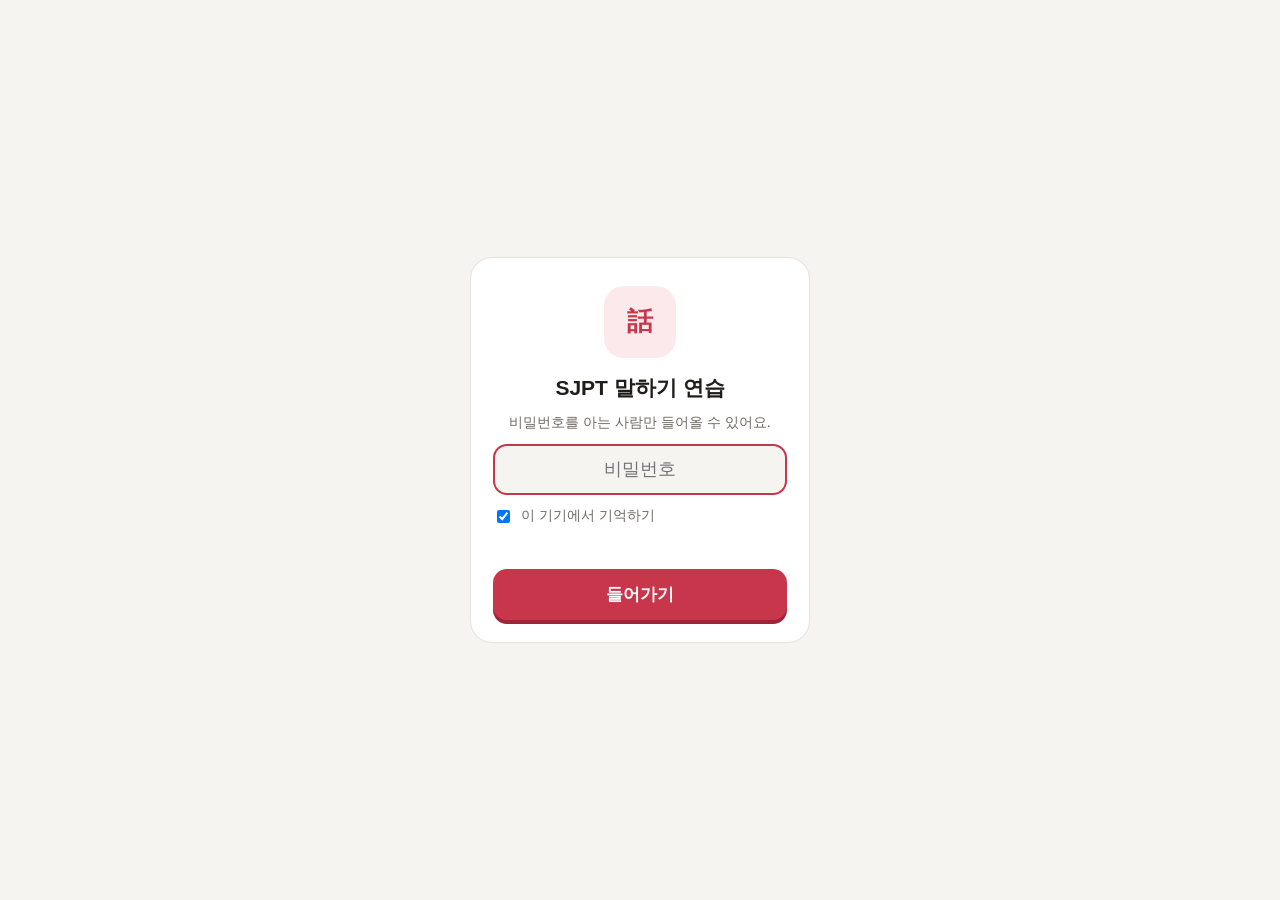
<file: docs/index.html>
<!doctype html>
<html lang="ko">
<head>
<meta name="viewport" content="width=device-width, initial-scale=1, viewport-fit=cover">
<meta name="theme-color" content="#c8364b">
<meta name="apple-mobile-web-app-capable" content="yes">
<meta name="apple-mobile-web-app-title" content="SJPT 연습">
</head>
<body>
<meta charset="utf-8">
<title>SJPT 말하기 연습</title>
<meta name="claude:viewport-fit-sides" content="cover">
<meta name="robots" content="noindex, nofollow">
<style>
  /* 잠금 화면: 가운데 카드 하나. 앱 본편과 같은 색(벽돌빛 빨강 + 따뜻한 회색) */
  :root {
    --bg: #f6f4f1; --card: #ffffff; --ink: #1f1d1b; --muted: #6f6a64;
    --line: #e6e1da; --accent: #c8364b; --accent-deep: #9e2537; --soft: #fbe9ec;
  }
  @media (prefers-color-scheme: dark) {
    :root:not([data-theme="light"]) {
      --bg: #161514; --card: #222120; --ink: #f1eeea; --muted: #a49e96;
      --line: #36332f; --accent: #ef6b7e; --accent-deep: #b84a5a; --soft: #3a2328; color-scheme: dark;
    }
  }
  :root[data-theme="dark"] {
    --bg: #161514; --card: #222120; --ink: #f1eeea; --muted: #a49e96;
    --line: #36332f; --accent: #ef6b7e; --accent-deep: #b84a5a; --soft: #3a2328; color-scheme: dark;
  }
  html, body { height: 100%; }
  body {
    background: var(--bg); color: var(--ink); margin: 0;
    font-family: -apple-system, BlinkMacSystemFont, "Apple SD Gothic Neo", "Noto Sans KR", "Malgun Gothic", sans-serif;
    display: grid; place-items: center; box-sizing: border-box;
    padding-block: 16px;
    padding-left: max(16px, env(safe-area-inset-left, 0px));
    padding-right: max(16px, env(safe-area-inset-right, 0px));
  }
  form {
    box-sizing: border-box; width: 100%; max-width: 340px; background: var(--card);
    border: 1px solid var(--line); border-radius: 22px; padding: 28px 22px 22px;
    display: flex; flex-direction: column; align-items: center; gap: 12px;
  }
  .mark {
    width: 72px; height: 72px; border-radius: 20px; background: var(--soft); color: var(--accent);
    display: grid; place-items: center; font-size: 26px; font-weight: 800; letter-spacing: .5px;
  }
  h1 { font-size: 21px; margin: 4px 0 0; text-wrap: balance; }
  p { margin: 0; color: var(--muted); font-size: 14px; text-align: center; }
  input[type=password] {
    width: 100%; box-sizing: border-box; font-size: 18px; padding: 13px 16px; border-radius: 14px;
    border: 2px solid var(--line); background: var(--bg); color: var(--ink); text-align: center;
  }
  input[type=password]:focus { outline: none; border-color: var(--accent); }
  label { display: flex; align-items: center; gap: 8px; font-size: 14px; color: var(--muted); align-self: flex-start; }
  button {
    width: 100%; border: 0; border-radius: 14px; padding: 14px; font-size: 17px; font-weight: 700;
    color: #fff; background: var(--accent); box-shadow: 0 4px 0 var(--accent-deep); cursor: pointer; font-family: inherit;
  }
  button:focus-visible { outline: 3px solid var(--ink); outline-offset: 2px; }
  button:active { transform: translateY(3px); box-shadow: 0 1px 0 var(--accent-deep); }
  button:disabled { opacity: .6; }
  .err { color: var(--accent); font-weight: 700; min-height: 1.4em; font-size: 14px; text-align: center; }
  .shake { animation: shake .4s; }
  @keyframes shake { 25% { transform: translateX(-6px); } 50% { transform: translateX(6px); } 75% { transform: translateX(-3px); } }
  @media (prefers-reduced-motion: reduce) { .shake { animation: none; } }
</style>
<form id="f" hidden>
  <div class="mark" aria-hidden="true">話</div>
  <h1>SJPT 말하기 연습</h1>
  <p>비밀번호를 아는 사람만 들어올 수 있어요.</p>
  <input type="password" id="pw" autocomplete="current-password" placeholder="비밀번호" required>
  <label><input type="checkbox" id="remember" checked> 이 기기에서 기억하기</label>
  <div class="err" id="err" role="alert"></div>
  <button id="go" type="submit">들어가기</button>
</form>
<script>
(function () {
  var KEY = 'sjpt-unlock-key';
  function $(id) { return document.getElementById(id); }
  function b64(s) { return Uint8Array.from(atob(s), function (c) { return c.charCodeAt(0); }); }
  function toB64(buf) { var s = '', a = new Uint8Array(buf); for (var i = 0; i < a.length; i++) s += String.fromCharCode(a[i]); return btoa(s); }
  function get(k) { try { return localStorage.getItem(k); } catch (e) { return null; } }
  function set(k, v) { try { v === null ? localStorage.removeItem(k) : localStorage.setItem(k, v); } catch (e) {} }
  var dataP = fetch('app.json', { cache: 'no-cache' }).then(function (r) { if (!r.ok) throw new Error('load'); return r.json(); });

  function open(key, data) {
    return crypto.subtle.decrypt({ name: 'AES-GCM', iv: b64(data.iv) }, key, b64(data.ct)).then(function (pt) {
      var html = new TextDecoder().decode(pt);
      document.open(); document.write(html); document.close();
    });
  }
  function showForm(msg) { $('f').hidden = false; $('err').textContent = msg || ''; $('pw').focus(); }

  // 1) 이 기기에 저장된 열쇠가 있으면 바로 열기
  var saved = get(KEY);
  dataP.then(function (data) {
    if (!saved) return showForm();
    return crypto.subtle.importKey('raw', b64(saved), 'AES-GCM', false, ['decrypt'])
      .then(function (key) { return open(key, data); })
      .catch(function () { set(KEY, null); showForm('비밀번호가 바뀌었어요. 새 비밀번호를 넣어 주세요.'); });
  }).catch(function () { showForm('앱을 불러오지 못했어요. 인터넷 연결을 확인하고 다시 열어 주세요.'); });

  // 2) 비밀번호 입력
  $('f').addEventListener('submit', function (e) {
    e.preventDefault();
    var btn = $('go'); btn.disabled = true; btn.textContent = '여는 중…'; $('err').textContent = '';
    dataP.then(function (data) {
      return crypto.subtle.importKey('raw', new TextEncoder().encode($('pw').value.trim()), 'PBKDF2', false, ['deriveKey'])
        .then(function (base) {
          return crypto.subtle.deriveKey({ name: 'PBKDF2', salt: b64(data.salt), iterations: data.iter, hash: 'SHA-256' }, base, { name: 'AES-GCM', length: 256 }, true, ['decrypt']);
        })
        .then(function (key) {
          return crypto.subtle.decrypt({ name: 'AES-GCM', iv: b64(data.iv) }, key, b64(data.ct)).then(function () {
            if ($('remember').checked) return crypto.subtle.exportKey('raw', key).then(function (raw) { set(KEY, toB64(raw)); return key; });
            return key;
          });
        })
        .then(function (key) { return open(key, data); });
    }).catch(function () {
      btn.disabled = false; btn.textContent = '들어가기';
      $('err').textContent = '비밀번호가 틀렸어요. 다시 확인해 주세요.';
      $('f').classList.remove('shake'); void $('f').offsetWidth; $('f').classList.add('shake');
    });
  });
})();
</script>

</body>
</html>
</file>
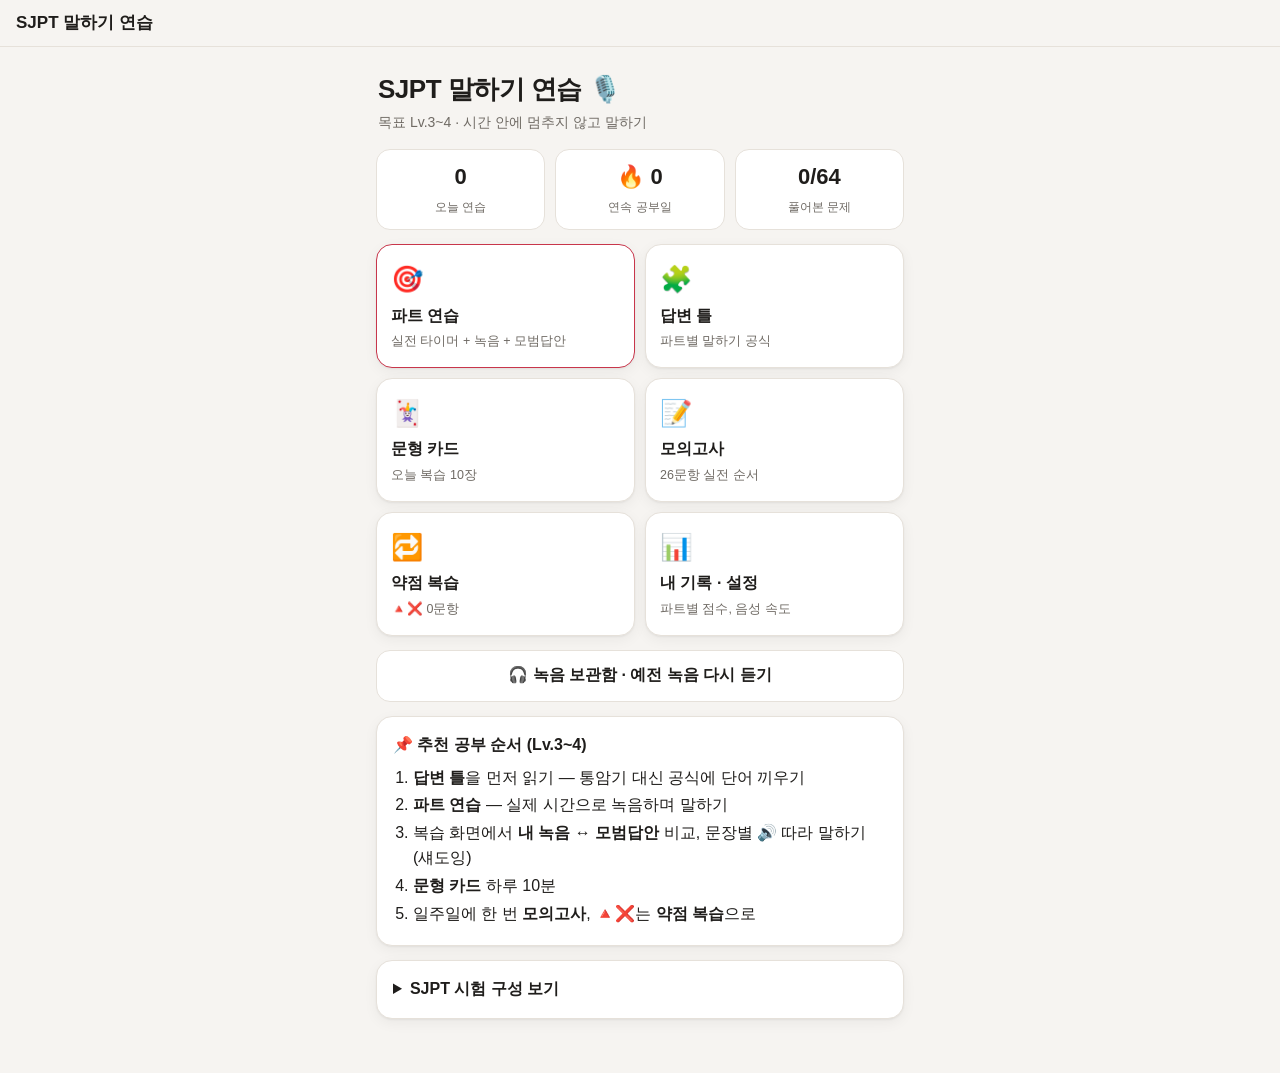
<file: sjpt/index.html>
<!doctype html>
<html lang="ko">
<head>
  <meta charset="utf-8">
  <meta name="viewport" content="width=device-width, initial-scale=1, viewport-fit=cover">
  <meta name="theme-color" content="#c8364b">
  <meta name="apple-mobile-web-app-capable" content="yes">
  <meta name="mobile-web-app-capable" content="yes">
  <meta name="apple-mobile-web-app-title" content="SJPT 연습">
  <title>SJPT 말하기 연습</title>
  <link rel="icon" href="data:image/svg+xml,<svg xmlns='http://www.w3.org/2000/svg' viewBox='0 0 100 100'><text y='.9em' font-size='90'>🎙️</text></svg>">
  <link rel="stylesheet" href="style.css">
</head>
<body>
  <header class="topbar">
    <button class="back" id="backBtn" aria-label="뒤로" hidden>‹</button>
    <h1 id="title">SJPT 말하기 연습</h1>
  </header>
  <main id="app" class="wrap"></main>

  <script src="data/questions.js"></script>
  <script src="data/patterns.js"></script>
  <script src="app.js"></script>
</body>
</html>
</file>
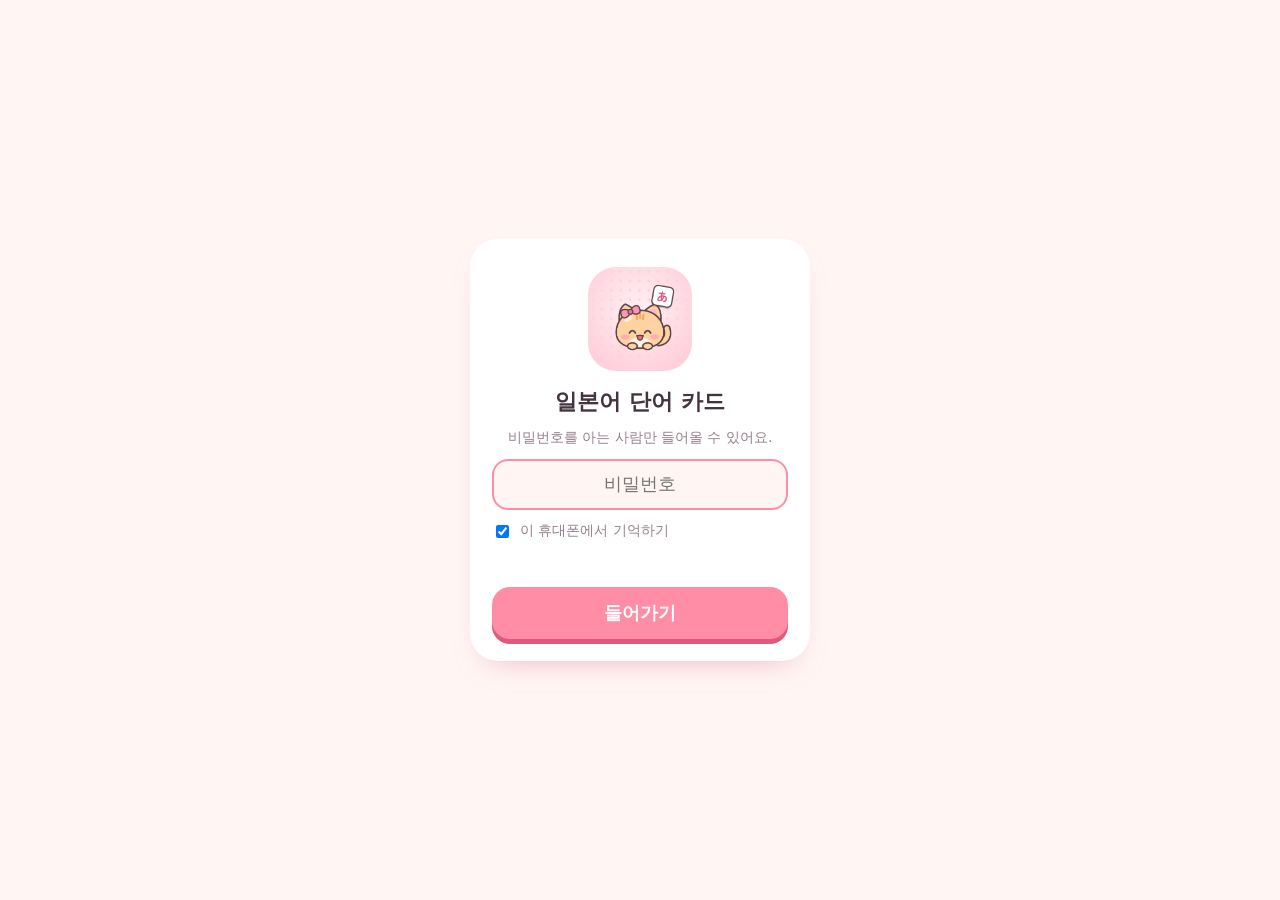
<file: docs/cards/index.html>
<!doctype html>
<html lang="ko">
<head>
<meta charset="utf-8">
<meta name="viewport" content="width=device-width, initial-scale=1, viewport-fit=cover">
<meta name="theme-color" content="#FF8DA6">
<meta name="robots" content="noindex, nofollow">
<title>일본어 단어 카드</title>
<link rel="manifest" href="manifest.webmanifest">
<link rel="icon" href="icons/icon-192.png">
<link rel="apple-touch-icon" href="icons/icon-180.png">
<style>
  :root { --paper: #FFF6F4; --card: #FFFFFF; --ink: #45343F; --muted: #957F8C; --line: #F2DFE3; --momo: #FF8DA6; --momo-deep: #E0587C; --mikan: #F0844F; }
  @media (prefers-color-scheme: dark) { :root { --paper: #241B22; --card: #30252E; --ink: #F8EAF0; --muted: #BBA3B2; --line: #45363F; --momo-deep: #FF8FAB; --mikan: #FFA178; color-scheme: dark; } }
  html, body { height: 100%; margin: 0; }
  body { background: var(--paper); color: var(--ink); font-family: "Apple SD Gothic Neo", "Malgun Gothic", system-ui, sans-serif; display: grid; place-items: center; padding: max(16px, env(safe-area-inset-top)) max(16px, env(safe-area-inset-right)) max(16px, env(safe-area-inset-bottom)) max(16px, env(safe-area-inset-left)); box-sizing: border-box; }
  form { box-sizing: border-box; width: 100%; max-width: 340px; background: var(--card); border-radius: 28px; padding: 28px 22px 22px; display: flex; flex-direction: column; align-items: center; gap: 12px; box-shadow: 0 14px 30px -18px rgba(224, 88, 124, .5); }
  img { width: 104px; height: 104px; border-radius: 28px; }
  h1 { font-size: 22px; margin: 4px 0 0; }
  p { margin: 0; color: var(--muted); font-size: 14px; text-align: center; }
  input[type=password] { width: 100%; box-sizing: border-box; font-size: 18px; padding: 13px 16px; border-radius: 16px; border: 2px solid var(--line); background: var(--paper); color: var(--ink); text-align: center; }
  input[type=password]:focus { outline: none; border-color: var(--momo); }
  label { display: flex; align-items: center; gap: 8px; font-size: 14px; color: var(--muted); align-self: flex-start; }
  button { width: 100%; border: 0; border-radius: 18px; padding: 14px; font-size: 18px; font-weight: 700; color: #FFFFFF; background: var(--momo); box-shadow: 0 5px 0 var(--momo-deep); cursor: pointer; }
  button:active { transform: translateY(4px); box-shadow: 0 1px 0 var(--momo-deep); }
  button:disabled { opacity: .6; }
  button.ghost { background: transparent; color: var(--momo-deep); box-shadow: inset 0 0 0 2px var(--momo); font-size: 16px; padding: 11px; }
  button.ghost:active { transform: none; box-shadow: inset 0 0 0 2px var(--momo); }
  .err { color: var(--mikan); font-weight: 700; min-height: 1.4em; }
  .shake { animation: shake .4s; }
  @keyframes shake { 25% { transform: translateX(-6px); } 50% { transform: translateX(6px); } 75% { transform: translateX(-3px); } }
</style>
</head>
<body>
<form id="f" hidden>
  <img src="icons/icon-192.png" alt="">
  <h1>일본어 단어 카드</h1>
  <p>비밀번호를 아는 사람만 들어올 수 있어요.</p>
  <input type="password" id="pw" autocomplete="current-password" placeholder="비밀번호" required>
  <label><input type="checkbox" id="remember" checked> 이 휴대폰에서 기억하기</label>
  <div class="err" id="err" role="alert"></div>
  <button id="go" type="submit">들어가기</button>
  <button id="install" type="button" class="ghost" hidden>휴대폰에 앱으로 설치하기</button>
</form>
<script>
(function () {
  var KEY = 'jw-unlock-key';
  // 크롬이 '앱 설치' 기회를 주면 잡아 두었다가 버튼으로 보여줌 (게임 안 설정 화면에서도 같은 걸 씀)
  window.addEventListener('beforeinstallprompt', function (e) {
    e.preventDefault(); window.__bip = e;
    var b = document.getElementById('install'); if (b) b.hidden = false;
  });
  if ('serviceWorker' in navigator) navigator.serviceWorker.register('sw.js').catch(function () {});
  // 앱을 쓰던 중 새 버전이 설치되면 표시해 둠 (게임 화면이 이걸 보고 '새 버전' 알림을 띄움)
  if ('serviceWorker' in navigator && navigator.serviceWorker.controller) navigator.serviceWorker.addEventListener('controllerchange', function () { window.__swUpdated = true; });
  function b64(s) { return Uint8Array.from(atob(s), function (c) { return c.charCodeAt(0); }); }
  function toB64(buf) { var s = '', a = new Uint8Array(buf); for (var i = 0; i < a.length; i++) s += String.fromCharCode(a[i]); return btoa(s); }
  function get(k) { try { return localStorage.getItem(k); } catch (e) { return null; } }
  function set(k, v) { try { v === null ? localStorage.removeItem(k) : localStorage.setItem(k, v); } catch (e) {} }
  var dataP = fetch('app.enc', { cache: 'no-cache' }).then(function (r) { if (!r.ok) throw new Error('load'); return r.json(); });

  function open(key, data) {
    return crypto.subtle.decrypt({ name: 'AES-GCM', iv: b64(data.iv) }, key, b64(data.ct)).then(function (pt) {
      var html = new TextDecoder().decode(pt);
      document.open(); document.write(html); document.close();
    });
  }
  function showForm(msg) { $('f').hidden = false; $('err').textContent = msg || ''; $('pw').focus(); }
  function $(id) { return document.getElementById(id); }

  // 1) 이 기기에 저장된 열쇠가 있으면 바로 열기
  // '기억하기'를 껐어도, 같은 창에서 업데이트·기록 불러오기로 다시 열릴 때는 비밀번호를 다시 묻지 않음
  function sget(k) { try { return sessionStorage.getItem(k); } catch (e) { return null; } }
  function sset(k, v) { try { sessionStorage.setItem(k, v); } catch (e) {} }
  var saved = get(KEY) || sget(KEY);
  dataP.then(function (data) {
    if (!saved) return showForm();
    return crypto.subtle.importKey('raw', b64(saved), 'AES-GCM', false, ['decrypt'])
      .then(function (key) { return open(key, data); })
      .catch(function () { set(KEY, null); try { sessionStorage.removeItem(KEY); } catch (e) {} showForm('비밀번호가 바뀌었어요. 새 비밀번호를 넣어 주세요.'); });
  }).catch(function () { showForm('게임을 불러오지 못했어요. 인터넷 연결을 확인하고 다시 열어 주세요.'); });

  document.getElementById('install').addEventListener('click', function () {
    var e = window.__bip; if (!e) return;
    e.prompt(); (e.userChoice || Promise.resolve()).then(function () { window.__bip = null; document.getElementById('install').hidden = true; });
  });

  // 2) 비밀번호 입력
  $('f').addEventListener('submit', function (e) {
    e.preventDefault();
    var btn = $('go'); btn.disabled = true; btn.textContent = '여는 중…'; $('err').textContent = '';
    dataP.then(function (data) {
      return crypto.subtle.importKey('raw', new TextEncoder().encode($('pw').value.trim()), 'PBKDF2', false, ['deriveKey'])
        .then(function (base) {
          return crypto.subtle.deriveKey({ name: 'PBKDF2', salt: b64(data.salt), iterations: data.iter, hash: 'SHA-256' }, base, { name: 'AES-GCM', length: 256 }, true, ['decrypt']);
        })
        .then(function (key) {
          return crypto.subtle.decrypt({ name: 'AES-GCM', iv: b64(data.iv) }, key, b64(data.ct)).then(function () {
            return crypto.subtle.exportKey('raw', key).then(function (raw) { sset(KEY, toB64(raw)); if ($('remember').checked) set(KEY, toB64(raw)); return key; });
            return key;
          });
        })
        .then(function (key) { return open(key, data); });
    }).catch(function () {
      btn.disabled = false; btn.textContent = '들어가기';
      $('err').textContent = '비밀번호가 틀렸어요.';
      $('pw').value = ''; $('pw').focus();
      $('f').classList.remove('shake'); void $('f').offsetWidth; $('f').classList.add('shake');
    });
  });
})();
</script>
</body>
</html>
</file>
<file: sjpt/style.css>
:root {
  --bg: #f6f4f1;
  --card: #ffffff;
  --text: #1f1d1b;
  --muted: #6f6a64;
  --line: #e6e1da;
  --accent: #c8364b;
  --accent-soft: #fbe9ec;
  --blue: #2f5bd3;
  --blue-soft: #e7edfc;
  --good: #2a8a57;
  --mid: #c98a12;
  --bad: #c8364b;
  --chip: #f1ede7;
  --shadow: 0 1px 2px rgba(0,0,0,.05), 0 4px 14px rgba(0,0,0,.05);
  color-scheme: light;
}
@media (prefers-color-scheme: dark) {
  :root:not([data-theme="light"]) {
    --bg: #161514;
    --card: #222120;
    --text: #f1eeea;
    --muted: #a49e96;
    --line: #36332f;
    --accent: #ef6b7e;
    --accent-soft: #3a2328;
    --blue: #7d9cf5;
    --blue-soft: #232a3d;
    --good: #5cc48b;
    --mid: #e6b24a;
    --bad: #ef6b7e;
    --chip: #2d2b29;
    --shadow: none;
    color-scheme: dark;
  }
}
:root[data-theme="dark"] {
    --bg: #161514;
    --card: #222120;
    --text: #f1eeea;
    --muted: #a49e96;
    --line: #36332f;
    --accent: #ef6b7e;
    --accent-soft: #3a2328;
    --blue: #7d9cf5;
    --blue-soft: #232a3d;
    --good: #5cc48b;
    --mid: #e6b24a;
    --bad: #ef6b7e;
    --chip: #2d2b29;
    --shadow: none;
  color-scheme: dark;
}

* { box-sizing: border-box; }
html, body { margin: 0; }
body {
  background: var(--bg);
  color: var(--text);
  font-family: -apple-system, BlinkMacSystemFont, "Apple SD Gothic Neo", "Noto Sans KR", "Hiragino Sans", "Noto Sans JP", "Malgun Gothic", sans-serif;
  font-size: 16px;
  line-height: 1.55;
  -webkit-text-size-adjust: 100%;
  -webkit-tap-highlight-color: transparent;
}
button { font: inherit; color: inherit; cursor: pointer; }
a { color: inherit; text-decoration: none; }

.topbar {
  position: sticky; top: 0; z-index: 10;
  display: flex; align-items: center; gap: 4px;
  padding: calc(env(safe-area-inset-top) + 10px) 16px 10px;
  background: color-mix(in srgb, var(--bg) 88%, transparent);
  backdrop-filter: blur(10px);
  -webkit-backdrop-filter: blur(10px);
  border-bottom: 1px solid var(--line);
}
.topbar h1 { font-size: 17px; margin: 0; font-weight: 700; }
.back {
  border: 0; background: none; font-size: 30px; line-height: 1;
  padding: 0 10px 4px 0; margin-left: -4px;
}
.wrap {
  max-width: 560px; margin: 0 auto;
  padding: 16px 16px calc(env(safe-area-inset-bottom) + 40px);
}

/* ── 공통 카드/버튼 ── */
.card {
  background: var(--card); border-radius: 16px; padding: 16px;
  box-shadow: var(--shadow); border: 1px solid var(--line);
  margin-bottom: 14px;
}
.card h2 { font-size: 16px; margin: 0 0 8px; }
.card h3 { font-size: 14px; margin: 14px 0 6px; color: var(--muted); font-weight: 600; }
.muted { color: var(--muted); }
.small { font-size: 13px; }
.btn {
  display: flex; align-items: center; justify-content: center; gap: 6px;
  width: 100%; min-height: 52px; padding: 12px 16px;
  border-radius: 14px; border: 1px solid var(--line);
  background: var(--card); font-weight: 600; font-size: 16px;
}
.btn.primary { background: var(--accent); color: #fff; border-color: transparent; }
.btn.ghost { background: transparent; }
.btn:active { transform: scale(.98); }
.row { display: flex; gap: 10px; }
.row > * { flex: 1; }
.stack > * + * { margin-top: 10px; }
.chip {
  display: inline-block; padding: 2px 10px; border-radius: 999px;
  background: var(--chip); font-size: 13px; color: var(--muted);
}
.mini-btn {
  border: 1px solid var(--line); background: var(--card);
  border-radius: 10px; padding: 6px 12px; font-size: 14px;
}

/* ── 홈 ── */
.hero { padding: 6px 2px 16px; }
.hero-title { font-size: 26px; font-weight: 800; letter-spacing: -.5px; }
.hero-sub { color: var(--muted); font-size: 14px; margin-top: 2px; }
.stats { display: grid; grid-template-columns: repeat(3, 1fr); gap: 10px; margin-bottom: 14px; }
.stat { background: var(--card); border: 1px solid var(--line); border-radius: 14px; padding: 10px; text-align: center; }
.stat b { display: block; font-size: 22px; }
.stat span { font-size: 12px; color: var(--muted); }
.menu-grid { display: grid; grid-template-columns: 1fr 1fr; gap: 10px; margin-bottom: 14px; }
.tile {
  display: block; background: var(--card); border: 1px solid var(--line);
  border-radius: 16px; padding: 14px; box-shadow: var(--shadow); min-height: 104px;
}
.tile .ic { font-size: 26px; }
.tile b { display: block; margin-top: 4px; }
.tile span { font-size: 12.5px; color: var(--muted); }
.tile.hot { border-color: var(--accent); }
ol.steps-list { padding-left: 20px; margin: 6px 0 0; }
ol.steps-list li { margin: 3px 0; }
table.exam { width: 100%; border-collapse: collapse; font-size: 13.5px; }
table.exam th, table.exam td { padding: 6px 4px; border-bottom: 1px solid var(--line); text-align: center; }
table.exam td:nth-child(2), table.exam th:nth-child(2) { text-align: left; }
details summary { cursor: pointer; font-weight: 600; }

/* ── 파트 목록 ── */
.part-item {
  display: flex; align-items: center; gap: 12px;
  background: var(--card); border: 1px solid var(--line); border-radius: 14px;
  padding: 12px 14px; margin-bottom: 10px;
}
.part-no {
  flex: none; width: 40px; height: 40px; border-radius: 12px;
  display: grid; place-items: center; font-weight: 800;
  background: var(--accent-soft); color: var(--accent);
}
.part-item .meta { flex: 1; min-width: 0; }
.part-item .meta b { display: block; }
.part-item .meta span { font-size: 13px; color: var(--muted); }
.bar { height: 6px; border-radius: 99px; background: var(--chip); overflow: hidden; margin-top: 6px; }
.bar i { display: block; height: 100%; background: var(--good); border-radius: 99px; }

/* ── 답변 틀 ── */
.steps { display: flex; flex-direction: column; gap: 8px; margin-top: 8px; }
.step { display: flex; gap: 10px; align-items: flex-start; }
.step-label {
  flex: none; min-width: 64px; text-align: center; font-size: 12.5px; font-weight: 700;
  padding: 3px 8px; border-radius: 8px; background: var(--blue-soft); color: var(--blue);
}
.step-body .jp { font-weight: 600; }
.step-body .ko { font-size: 13px; color: var(--muted); }
ul.tips { margin: 6px 0 0; padding-left: 18px; }
ul.tips li { margin: 4px 0; font-size: 14.5px; }
.times { display: flex; gap: 8px; flex-wrap: wrap; margin: 4px 0 6px; }

/* ── 문제 화면 ── */
.progress { display: flex; justify-content: space-between; align-items: center; margin-bottom: 10px; }
.qbox { text-align: center; }
.qtext { font-size: 21px; font-weight: 600; line-height: 1.9; }
.qko { font-size: 14px; color: var(--muted); margin-top: 4px; }
.who { display: inline-block; margin-bottom: 8px; }
.hidden-q {
  border: 1px dashed var(--line); border-radius: 12px; padding: 14px;
  color: var(--muted); background: transparent; width: 100%;
}
ruby rt { font-size: .5em; color: var(--muted); font-weight: 400; }

.pic {
  display: inline-flex; flex-direction: column; align-items: center; gap: 0;
  background: var(--chip); border-radius: 16px; padding: 14px 22px; margin-bottom: 12px;
}
.pic-row { display: flex; gap: 8px; font-size: 54px; line-height: 1.15; }
.pic-label { font-size: 20px; font-weight: 700; margin-top: 6px; }
.frames { display: grid; grid-template-columns: 1fr 1fr; gap: 8px; margin-bottom: 12px; }
.frame {
  position: relative; background: var(--chip); border-radius: 14px;
  aspect-ratio: 4 / 3; display: grid; place-items: center; font-size: 36px;
}
.frame b {
  position: absolute; top: 6px; left: 8px; font-size: 12px;
  width: 20px; height: 20px; border-radius: 50%; display: grid; place-items: center;
  background: var(--card); color: var(--muted);
}
.hints { display: flex; flex-wrap: wrap; gap: 6px; justify-content: center; margin-top: 8px; }

.timer-wrap { display: flex; flex-direction: column; align-items: center; margin: 18px 0 8px; }
.timer { position: relative; width: 150px; height: 150px; }
.timer svg { width: 100%; height: 100%; transform: rotate(-90deg); }
.timer circle { fill: none; stroke-width: 7; }
.timer .bgc { stroke: var(--chip); }
.timer .fgc { stroke: var(--muted); stroke-linecap: round; stroke-dasharray: 282.74; transition: stroke-dashoffset .1s linear; }
.timer.prep .fgc { stroke: var(--blue); }
.timer.answer .fgc { stroke: var(--accent); }
.tnum { position: absolute; inset: 0; display: grid; place-items: center; font-size: 46px; font-weight: 800; font-variant-numeric: tabular-nums; }
.phase { margin-top: 8px; font-weight: 700; font-size: 17px; }
.phase.prep { color: var(--blue); }
.phase.answer { color: var(--accent); }
.rec-dot { display: inline-block; width: 10px; height: 10px; border-radius: 50%; background: var(--accent); margin-right: 6px; animation: blink 1s infinite; }
@keyframes blink { 50% { opacity: .2; } }
.notice { background: var(--accent-soft); color: var(--text); border-radius: 12px; padding: 10px 12px; font-size: 14px; margin-bottom: 12px; }
.notice.info { background: var(--blue-soft); }

/* ── 복습 화면 ── */
.model-line { display: flex; gap: 8px; align-items: flex-start; padding: 6px 0; border-bottom: 1px dashed var(--line); }
.model-line:last-child { border-bottom: 0; }
.model-line .jp { flex: 1; font-size: 17.5px; line-height: 1.95; }
.say {
  flex: none; border: 0; background: var(--blue-soft); color: var(--blue);
  width: 34px; height: 34px; border-radius: 50%; font-size: 15px; margin-top: 4px;
}
.ko-block { font-size: 14px; color: var(--muted); margin-top: 8px; }
audio { width: 100%; margin-top: 4px; }
.transcript { background: var(--chip); border-radius: 10px; padding: 8px 10px; margin-top: 8px; font-size: 15px; }
.checks label { display: flex; gap: 10px; align-items: center; padding: 6px 0; font-size: 15px; }
.checks input { width: 20px; height: 20px; accent-color: var(--good); flex: none; }
textarea {
  width: 100%; min-height: 80px; border-radius: 12px; border: 1px solid var(--line);
  background: var(--bg); color: var(--text); padding: 10px; font: inherit; font-size: 15px;
}
.rate-row { display: grid; grid-template-columns: repeat(3, 1fr); gap: 8px; }
.rate {
  border-radius: 14px; border: 2px solid var(--line); background: var(--card);
  padding: 10px 4px; font-weight: 700; font-size: 15px; min-height: 64px;
}
.rate .em { display: block; font-size: 24px; line-height: 1.2; }
.rate.r2 { border-color: color-mix(in srgb, var(--good) 50%, var(--line)); }
.rate.r1 { border-color: color-mix(in srgb, var(--mid) 50%, var(--line)); }
.rate.r0 { border-color: color-mix(in srgb, var(--bad) 50%, var(--line)); }
.rate.sel.r2 { background: color-mix(in srgb, var(--good) 18%, var(--card)); }
.rate.sel.r1 { background: color-mix(in srgb, var(--mid) 18%, var(--card)); }
.rate.sel.r0 { background: color-mix(in srgb, var(--bad) 18%, var(--card)); }
.sticky-bottom {
  position: sticky; bottom: 0; padding: 10px 0 calc(env(safe-area-inset-bottom) + 6px);
  background: linear-gradient(to top, var(--bg) 75%, transparent);
}
.big-result { text-align: center; font-size: 15px; }
.big-result .nums { display: flex; justify-content: center; gap: 22px; font-size: 26px; font-weight: 800; margin: 8px 0; }

/* ── 문형 카드 ── */
.flash {
  min-height: 260px; display: flex; flex-direction: column; justify-content: center;
  text-align: center; cursor: pointer;
}
.flash .ko-big { font-size: 20px; font-weight: 700; }
.flash .jp-big { font-size: 24px; font-weight: 700; line-height: 2; }
.flash .ex { font-size: 17px; line-height: 2; margin-top: 8px; }
.flash .tap { color: var(--muted); font-size: 13px; margin-top: 18px; }

/* ── 기록/설정 ── */
.days { display: flex; gap: 4px; align-items: flex-end; height: 70px; margin-top: 8px; }
.days div { flex: 1; background: var(--chip); border-radius: 4px 4px 0 0; position: relative; min-height: 3px; }
.days div.on { background: var(--good); }
.days-label { display: flex; justify-content: space-between; font-size: 11px; color: var(--muted); margin-top: 2px; }
.setting { display: flex; justify-content: space-between; align-items: center; gap: 12px; padding: 10px 0; border-bottom: 1px solid var(--line); }
.setting:last-child { border-bottom: 0; }
.setting .lbl b { display: block; font-size: 15px; }
.setting .lbl span { font-size: 12.5px; color: var(--muted); }
.switch { position: relative; width: 50px; height: 30px; flex: none; }
.switch input { opacity: 0; width: 0; height: 0; }
.switch span { position: absolute; inset: 0; border-radius: 99px; background: var(--line); transition: .2s; }
.switch span::before { content: ""; position: absolute; width: 24px; height: 24px; left: 3px; top: 3px; border-radius: 50%; background: #fff; transition: .2s; box-shadow: 0 1px 3px rgba(0,0,0,.2); }
.switch input:checked + span { background: var(--good); }
.switch input:checked + span::before { transform: translateX(20px); }
select { font: inherit; padding: 6px 8px; border-radius: 10px; border: 1px solid var(--line); background: var(--card); color: var(--text); }

/* ── 녹음 보관 ── */
.rec-row { padding: 8px 0; border-bottom: 1px dashed var(--line); }
.rec-row:last-child { border-bottom: 0; }
.rec-meta { display: flex; justify-content: space-between; gap: 8px; font-size: 13.5px; }
.rec-meta span { color: var(--muted); }
.rec-group summary { list-style: none; }
.rec-group summary::-webkit-details-marker { display: none; }
.rec-q { font-size: 16px; font-weight: 600; line-height: 1.9; margin-top: 4px; }
</file>
